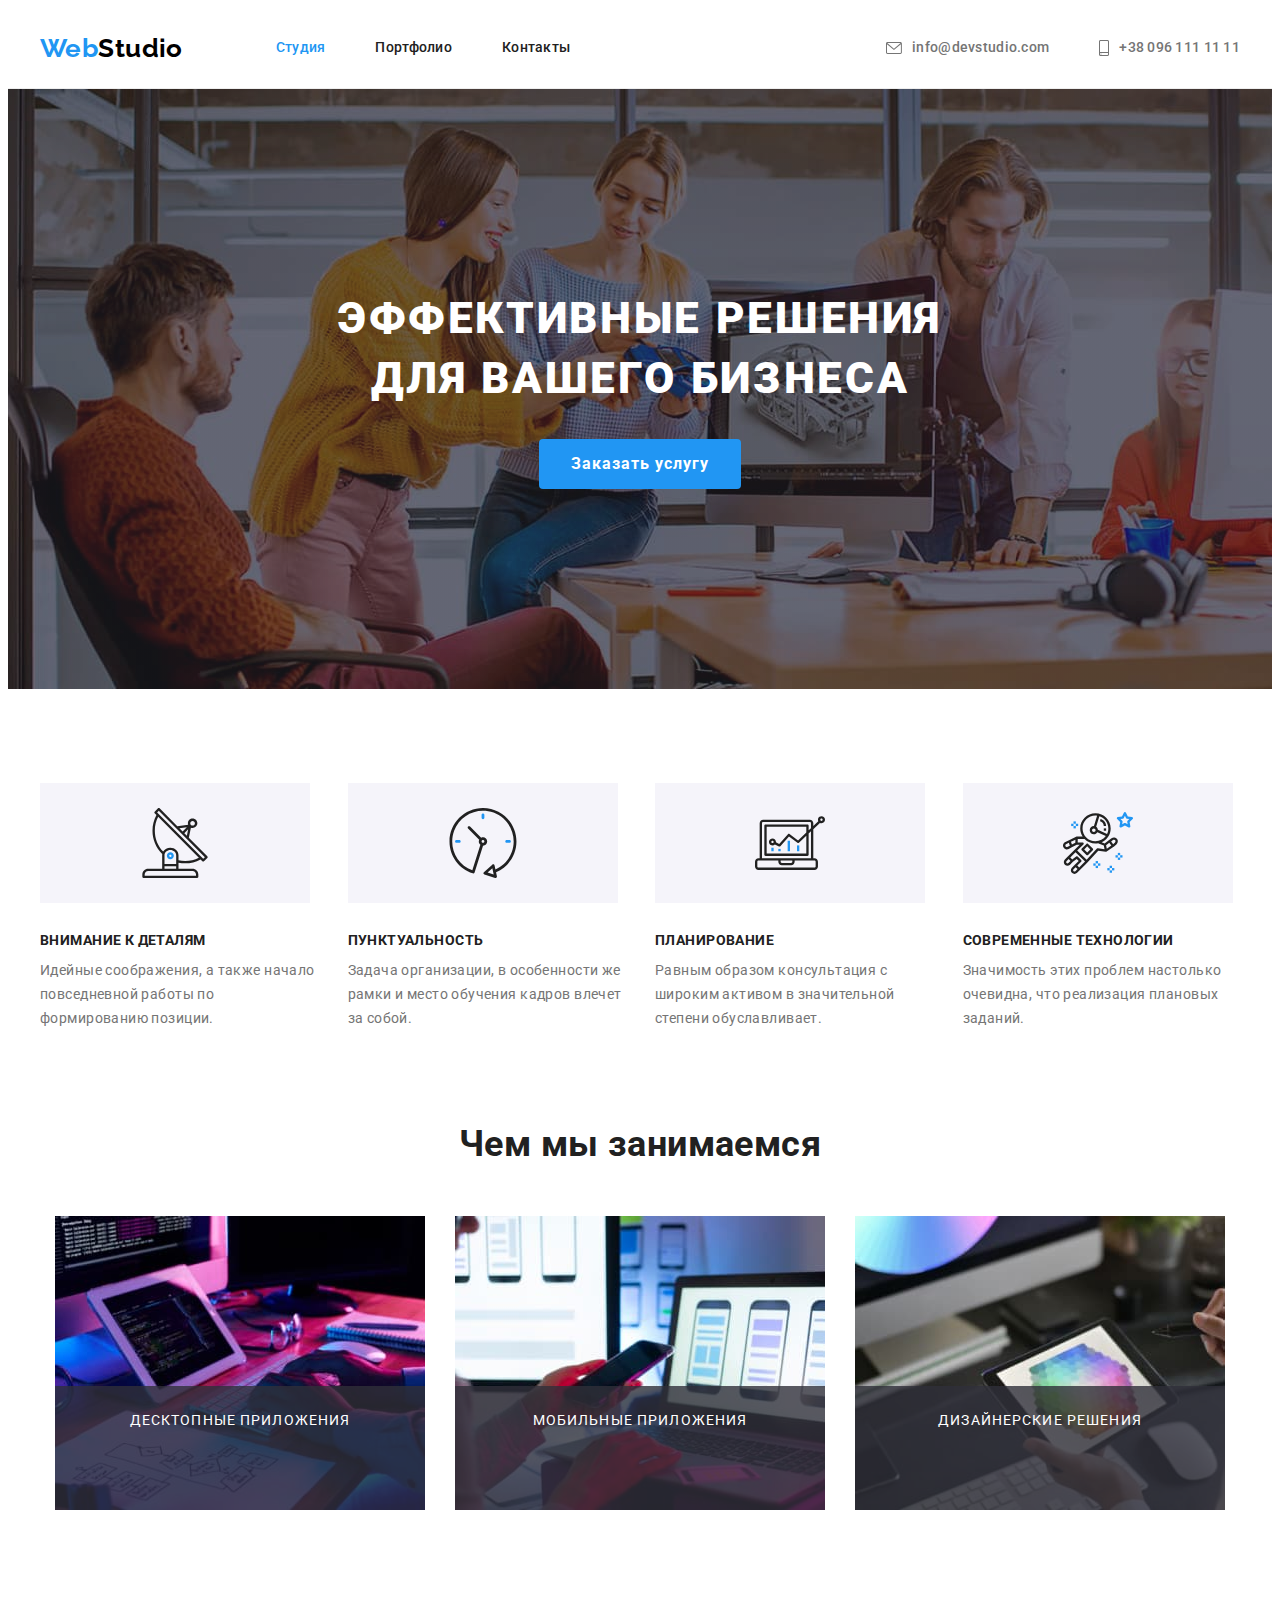
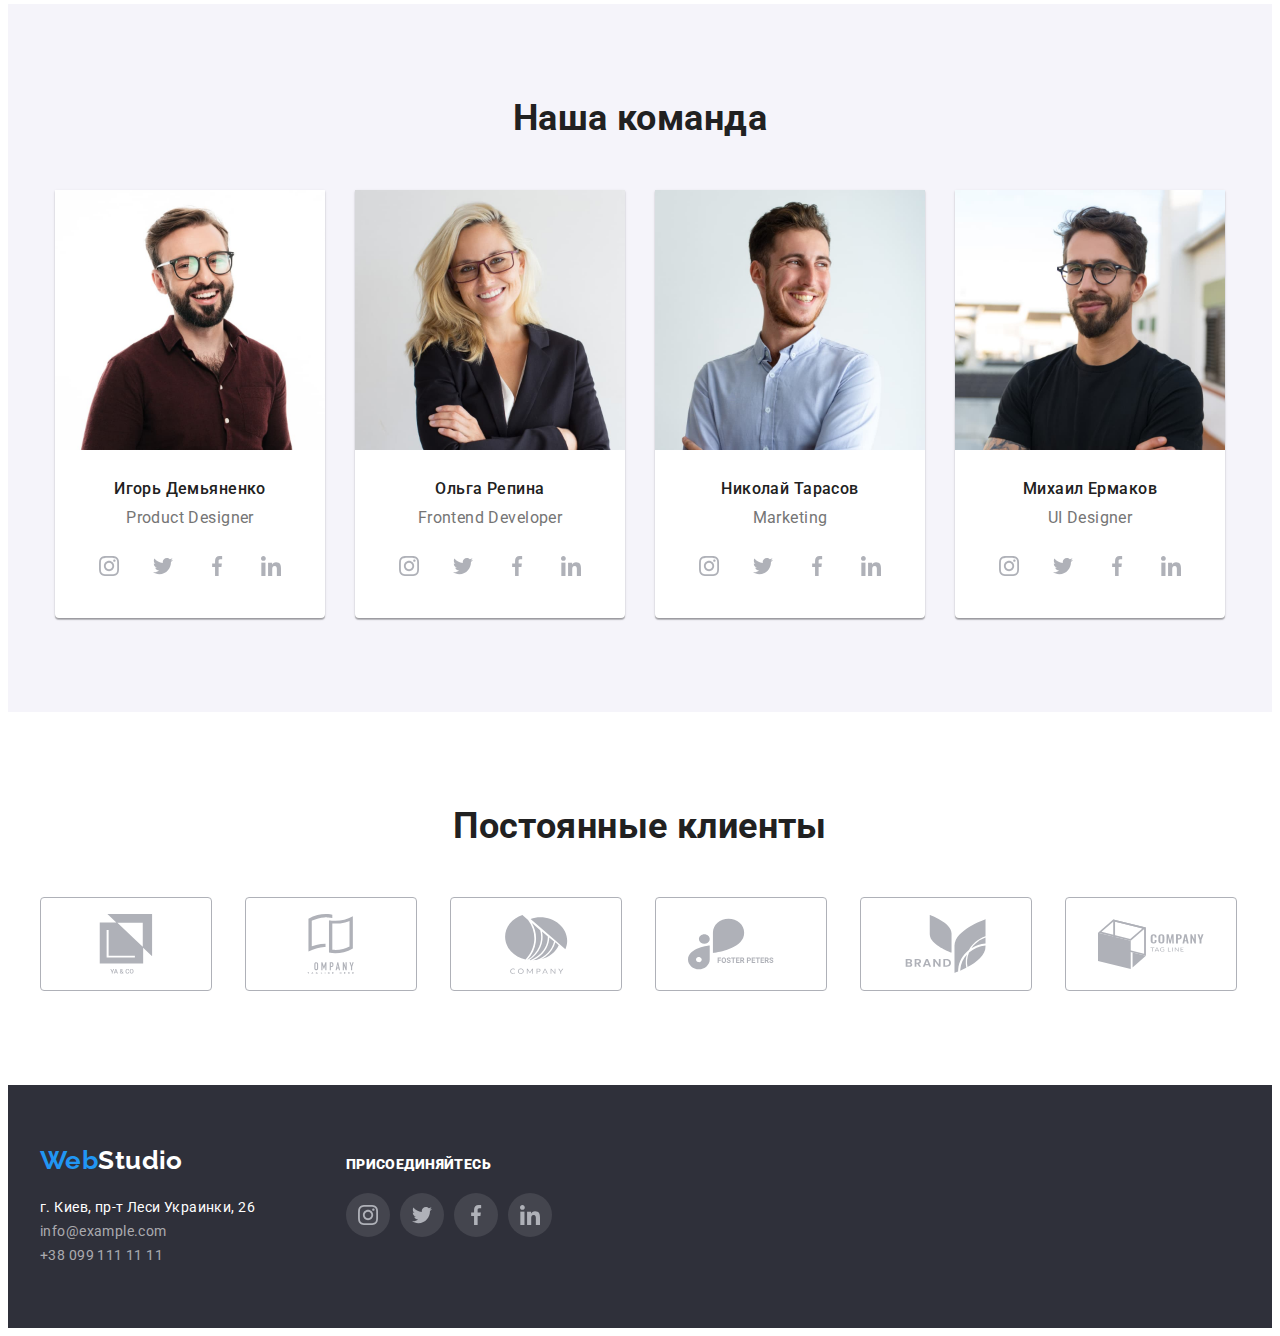
<file: index.html>
<!DOCTYPE html>
<html lang="en">
<head>
    <meta charset="UTF-8">
    <meta http-equiv="X-UA-Compatible" content="IE=edge">
    <meta name="viewport" content="width=device-width, initial-scale=1.0">
    <title>Document</title>
    <link rel="preconnect" href="https://fonts.gstatic.com">
    <link rel="preconnect" href="https://fonts.gstatic.com">
    <link rel="preconnect" href="https://fonts.gstatic.com">
    <link rel="stylesheet" href="https://cdnjs.cloudflare.com/ajax/libs/modern-normalize/1.0.0/modern-normalize.min.css" integrity="sha512-ISS7cAi1PEhQ8jnbJpJZMd29NlhNj4AWYyLOSp2CE/CsHxTCu+r+t0D2yoJudVrd0/8fTVPUVDzY5Tvli75u/g==" crossorigin="anonymous" />
    <link href="https://fonts.googleapis.com/css2?family=Raleway:wght@700&family=Roboto:wght@400;500;700;900&display=swap" rel="stylesheet">
    <link rel="stylesheet" href="./css/styles.css" />
</head>
<body>

             <!-- шапка -->

 <header class="page-header">
     <div class="container header-container">
     <nav class="navigation">
     <a href="./index.html" class="logo text">
        <span>Web</span>Studio
     </a>
     <ul class="site-nav list">
        <li class="item"><a href="" class="link active">Студия</a></li>
        <li class="item"><a href="./portfolio.html" class="link">Портфолио</a></li>
        <li class="item"><a href="" class="link">Контакты</a></li>
     </ul>
    </nav>
     <ul class="contacts-nav list">
         <li class="item-contact"><a href="mailto:info@devstudio.com"  class="link">
            <svg class="contacts-icon">
                <use href="./image/sprite.svg#icon-envelope"></use>
            </svg>info@devstudio.com </a>
        </li>
         <li class="item-contact"><a href="tel:+380961111111"  class="link">
            <svg class="phone-icon">
                <use href="./image/sprite.svg#icon-smartphone"></use>
            </svg>+38 096 111 11 11</a></li>
     </ul>
    </div>
    
 </header> 
           <!-- герой -->
 <main>

     <section class="hero">
         <div class="container">
         <h1 class="hero-title">Эффективные решения для вашего бизнеса</h1>
         <button type="button" class="hero-button" data-modal-open> Заказать услугу</button>
        </div>
     </section>
           <!-- столбцы списка -->
         
 <section class="feature">
    
    <div class="container">
        
        <h2 hidden> профессиональные качества</h2>
 <ul class="feature-list">
     <li class="items">
         <div class="feature-svg">
         <svg class="feature-icon">
             <use href="./image/sprite.svg#icon-antenna"></use>
           </svg>
        </div>
         <h3 class="section-title">Внимание к деталям</h3>
         <p> 
            Идейные соображения, а также начало повседневной работы по формированию позиции.
         </p>
     
        </li>
    
    
       <li class="items">
        <div class="feature-svg">
            <svg class="feature-icon">
                <use href="./image/sprite.svg#icon-clock"></use>
              </svg>
           </div>
           <h3 class="section-title">Пунктуальность</h3>
           <p>
               Задача организации, в особенности же рамки и место обучения кадров влечет за собой.
           </p>
       </li>
   
   
    <li class="items">
        <div class="feature-svg">
            <svg class="feature-icon">
                <use href="./image/sprite.svg#icon-diagram"></use>
              </svg>
           </div>
        <h3 class="section-title">Планирование</h3>
        <p>
            Равным образом консультация с широким активом в значительной степени обуславливает.
        </p>
    
       </li>
   
   
    <li class="items">
        <div class="feature-svg">
            <svg class="feature-icon">
                <use href="./image/sprite.svg#icon-astronaut"></use>
              </svg>
           </div>
        <h3 class="section-title">Современные технологии</h3>
        <p>
            Значимость этих проблем настолько очевидна, что реализация плановых заданий.
        </p>
    
       </li>
   </ul>
    </div>
</section>

            <!-- чем мы занимаемся -->

<section class="section-work">
    <div class="container"> 
    <h2 class="section-title">Чем мы занимаемся</h2>

    <ul class="work-photo">
        <li class="photo">
          <div class="overlay-section-work">
    <img src="./image/img.1jpg.jpg" alt=""width="370"/>
    <p class="overlay-work">Десктопные приложения</p></div>
         </li>
        <li class="photo">
          <div class="overlay-section-work">
            <img src="./image/img2.jpg" alt=""width="370"/>
            <p class="overlay-work">Мобильные приложения</p></div>
        </li>
        <li class="photo">
          <div class="overlay-section-work">
            <img src="./image/img3.jpg" alt=""width="370"/>
            <p class="overlay-work">Дизайнерские решения</p></div>
        </li>
    </ul>
</div>
</section>

            <!-- наша команда -->

<section class="section-team">
    <div class="container">
    <h2 class="section-title">Наша команда</h2>
    <ul class="team-members">
        <li class="members-name">
            <img src="./image/img4.jpg" alt="" width="270"/>
            <div class="employee">
            <h3 class="section-title">Игорь Демьяненко</h3>
            <p>Product Designer</p>
            <ul class="social-list">
              <li class="social-list-item">
                <a href="" class="social-list-link">
                <svg class="social-list-icon">
                  <use href="./image/sprite.svg#icon-instagram"></use>
                </svg>
            </a>
              </li>
              <li class="social-list-item">
                <a href="" class="social-list-link">
                <svg class="social-list-icon">
                  <use href="./image/sprite.svg#icon-twitter"></use>
                </svg>
            </a>
              </li>
              <li class="social-list-item">
                <a href="" class="social-list-link">
                <svg class="social-list-icon">
                  <use href="./image/sprite.svg#icon-facebook"></use>
                </svg>
            </a>
              </li>
              <li class="social-list-item">
                <a href="" class="social-list-link">
                <svg class="social-list-icon">
                  <use href="./image/sprite.svg#icon-linkedin"></use>
                </svg>
            </a>
              </li>

            </ul>
        </div>
        </li>
        
        <li class="members-name">
            <img src="./image/img5.jpg" alt="" width="270"/>
            <div class="employee">
        <h3 class="section-title">Ольга Репина</h3>
        <p>Frontend Developer</p>
        <ul class="social-list">
            <li class="social-list-item">
              <a href="" class="social-list-link">
              <svg class="social-list-icon">
                <use href="./image/sprite.svg#icon-instagram"></use>
              </svg>
          </a>
            </li>
            <li class="social-list-item">
              <a href="" class="social-list-link">
              <svg class="social-list-icon">
                <use href="./image/sprite.svg#icon-twitter"></use>
              </svg>
          </a>
            </li>
            <li class="social-list-item">
              <a href="" class="social-list-link">
              <svg class="social-list-icon">
                <use href="./image/sprite.svg#icon-facebook"></use>
              </svg>
          </a>
            </li>
            <li class="social-list-item">
              <a href="" class="social-list-link">
              <svg class="social-list-icon">
                <use href="./image/sprite.svg#icon-linkedin"></use>
              </svg>
          </a>
            </li>

          </ul>
        </div>
    </li>
    <li class="members-name">

            <img src="./image/img6.jpg" alt="" width="270"/>
            <div class="employee">
            <h3 class="section-title">Николай Тарасов</h3>
            <p>Marketing</p>
            <ul class="social-list">
                <li class="social-list-item">
                  <a href="" class="social-list-link">
                  <svg class="social-list-icon">
                    <use href="./image/sprite.svg#icon-instagram"></use>
                  </svg>
              </a>
                </li>
                <li class="social-list-item">
                  <a href="" class="social-list-link">
                  <svg class="social-list-icon">
                    <use href="./image/sprite.svg#icon-twitter"></use>
                  </svg>
              </a>
                </li>
                <li class="social-list-item">
                  <a href="" class="social-list-link">
                  <svg class="social-list-icon">
                    <use href="./image/sprite.svg#icon-facebook"></use>
                  </svg>
              </a>
                </li>
                <li class="social-list-item">
                  <a href="" class="social-list-link">
                  <svg class="social-list-icon">
                    <use href="./image/sprite.svg#icon-linkedin"></use>
                  </svg>
              </a>
                </li>
  
              </ul>
</div>
        </li>
        
        <li class="members-name">
            <img src="./image/img7.jpg" alt="" width="270"/>
            <div class="employee">
            <h3 class="section-title">Михаил Ермаков</h3>
            <p>UI Designer</p>
            <ul class="social-list">
                <li class="social-list-item">
                  <a href="" class="social-list-link">
                  <svg class="social-list-icon">
                    <use href="./image/sprite.svg#icon-instagram"></use>
                  </svg>
              </a>
                </li>
                <li class="social-list-item">
                  <a href="" class="social-list-link">
                  <svg class="social-list-icon">
                    <use href="./image/sprite.svg#icon-twitter"></use>
                  </svg>
              </a>
                </li>
                <li class="social-list-item">
                  <a href="" class="social-list-link">
                  <svg class="social-list-icon">
                    <use href="./image/sprite.svg#icon-facebook"></use>
                  </svg>
              </a>
                </li>
                <li class="social-list-item">
                  <a href="" class="social-list-link">
                  <svg class="social-list-icon">
                    <use href="./image/sprite.svg#icon-linkedin"></use>
                  </svg>
              </a>
                </li>
  
              </ul>
            </div>
        </li>
      </ul>
    </div>
  </section>

  <!-- клиенты -->

  <section class="clients">
<div class="container">
<h2 class="section-title">Постоянные клиенты</h2>
<ul class="clients-list">
    <li class="clients-list-item">
        <a class="client-link" href="">
        <svg class="clients-icon">
            
          <use href="./image/sprite.svg#icon-group"></use>
        </svg>
    </a>
      </li>
      <li class="clients-list-item">
        <a class="client-link" href="">
        <svg class="clients-icon">
          <use href="./image/sprite.svg#icon-group1"></use>
        </svg>
    </a>
      </li>
      <li class="clients-list-item">
        <a class="client-link" href="">
        <svg class="clients-icon">
            
          <use href="./image/sprite.svg#icon-group2"></use>
        </svg>
    </a>
      </li>
      <li class="clients-list-item">
        <a class="client-link" href="">
        <svg class="clients-icon">
            
          <use href="./image/sprite.svg#icon-group3"></use>
        </svg>
    </a>
      </li>
      <li class="clients-list-item">
        <a class="client-link" href="">
        <svg class="clients-icon">
            
          <use href="./image/sprite.svg#icon-group4"></use>
        </svg>
    </a>
      </li>
      <li class="clients-list-item">
        <a class="client-link" href="">
        <svg class="clients-icon">
            
          <use href="./image/sprite.svg#icon-group5"></use>
        </svg>
    </a>
      </li>
</ul>
</div>
  </section>

</main>

              <!-- футер -->


<footer class="footer">
    <div class="container">
        <div class="footer-address">
    <a href="./index.html" class="logo text">
        <span>Web</span>Studio
     </a>
    <address>
        <p>г. Киев, пр-т Леси Украинки, 26</p>
        <ul>
            <li class="address-link"><a href="mailto:info@example.com" class="address text">info@example.com</a></li>
            <li class="address-link"><a href="tel:+380991111111" class="address text">+38 099 111 11 11</a></li>
        </ul>
        </address>
    
    </div>

    <div class="footer-social">
        <p class="social-head"><b>присоединяйтесь</b></p>
        <ul class="footer-social-list">
            <li class="footer-social-item">
              <a href="https://www.instagram.com/" class="footer-list-link" 
              target="_blank"
              rel="noreferrer noopener">
              <svg class="social-list-icon">
                <use href="./image/sprite.svg#icon-instagram"></use>
              </svg>
          </a>
            </li>
            <li class="footer-social-item">
                <a href="https://www.twitter.com/" class="footer-list-link" target="_blank"
                rel="noreferrer noopener">
                <svg class="social-list-icon">
                  <use href="./image/sprite.svg#icon-twitter"></use>
                </svg>
            </a>
              </li>
              <li class="footer-social-item">
                <a href="https://www.facebook.com/" class="footer-list-link"
                target="_blank"
              rel="noreferrer noopener">
                <svg class="social-list-icon">
                  <use href="./image/sprite.svg#icon-facebook"></use>
                </svg>
            </a>
              </li>
              <li class="footer-social-item">
                <a href="https://www.linkedin.com/" class="footer-list-link" 
                target="_blank"
              rel="noreferrer noopener">
                <svg class="social-list-icon">
                  <use href="./image/sprite.svg#icon-linkedin"></use>
                </svg>
            </a>
              </li>
        </ul>
    </div>
    </div>
</footer>
   <div class="backdrop is-hidden" data-modal>
<div class="modal">
  <button type="button" class="modal-close" data-modal-close>
    <svg class="close-icon">
      <use href="./image/sprite.svg#icon-close-black-18dp-2-1">

      </use>
    </svg>
  </button>
</div>
   </div>

   <script src="./js/modal.js"></script>
</body>
</html>
</file>
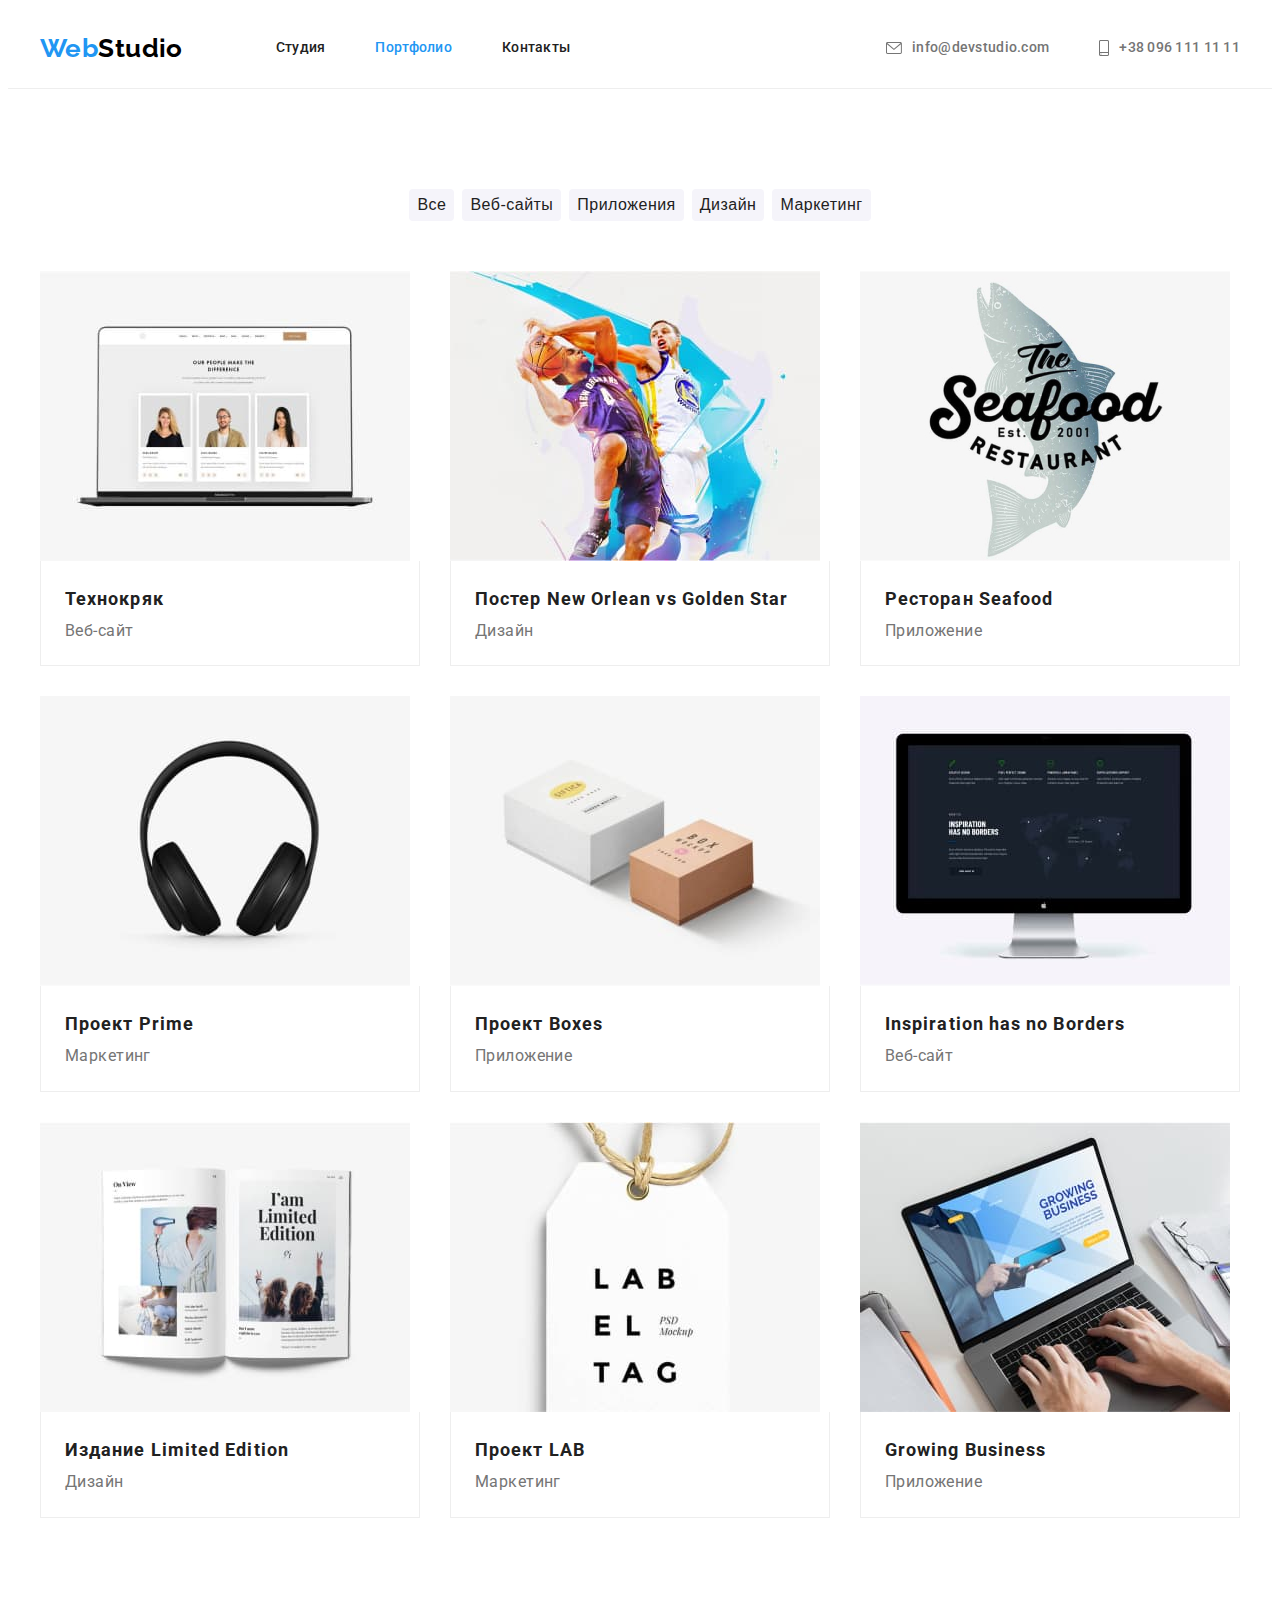
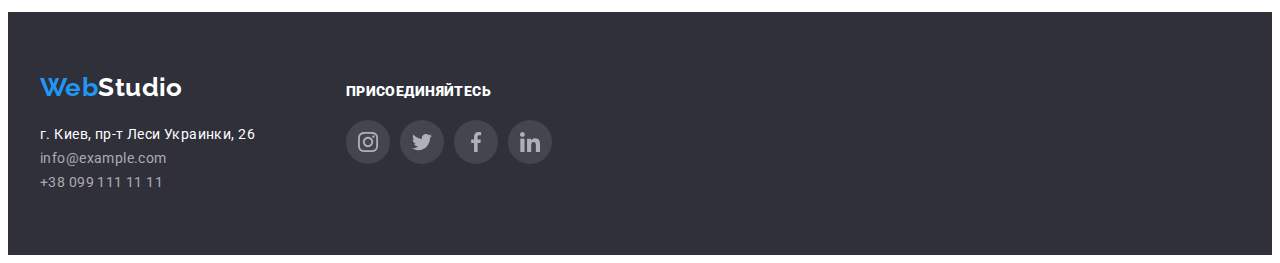
<file: portfolio.html>
<!DOCTYPE html>
<html lang="en">
<head>
    <meta charset="UTF-8">
    <meta http-equiv="X-UA-Compatible" content="IE=edge">
    <meta name="viewport" content="width=device-width, initial-scale=1.0">
    <title>Document</title>
    <link rel="preconnect" href="https://fonts.gstatic.com">
    <link rel="preconnect" href="https://fonts.gstatic.com">
    <link rel="preconnect" href="https://fonts.gstatic.com">
    <link rel="stylesheet" href="https://cdnjs.cloudflare.com/ajax/libs/modern-normalize/1.0.0/modern-normalize.min.css" integrity="sha512-ISS7cAi1PEhQ8jnbJpJZMd29NlhNj4AWYyLOSp2CE/CsHxTCu+r+t0D2yoJudVrd0/8fTVPUVDzY5Tvli75u/g==" crossorigin="anonymous" />
    <link href="https://fonts.googleapis.com/css2?family=Raleway:wght@700&family=Roboto:wght@400;500;700;900&display=swap" rel="stylesheet">
    <link rel="stylesheet" href="./css/styles.css" />
</head>

<body>
             <!-- шапка -->

             <header class="page-header">
                <div class="container header-container">
                <nav class="navigation">
                <a href="./index.html" class="logo text">
                   <span>Web</span>Studio
                </a>
                <ul class="site-nav list">
           <li class="item"><a href="./index.html" class="link">Студия</a></li>
           <li class="item"><a href="./portfolio.html" class="link active">Портфолио</a></li>
           <li class="item"><a href="" class="link">Контакты</a></li>
        </ul>
    </nav>
    <ul class="contacts-nav list">
        <li class="item-contact"><a href="mailto:info@devstudio.com"  class="link">
           <svg class="contacts-icon">
               <use href="./image/sprite.svg#icon-envelope"></use>
           </svg>info@devstudio.com </a>
       </li>
        <li class="item-contact"><a href="tel:+380961111111"  class="link">
           <svg class="phone-icon">
               <use href="./image/sprite.svg#icon-smartphone"></use>
           </svg>+38 096 111 11 11</a></li>
    </ul>
   </div>
   
</header> 
 
 <main>
     
              <!-- кнопки -->
              <div class="container">
     <section class="portfolio-section">
         <h1 hidden> portfolio</h1>
         
         <ul class="filters-button">
             <li class="portfolio-button">
         <button type="button" class="button">Все</button>
        </li>

        <li class="portfolio-button">
            <button type="button" class="button">Веб-сайты</button>
            </li>
            <li class="portfolio-button">
                <button type="button" class="button">Приложения</button>
                
                </li>
                <li class="portfolio-button">
                    <button type="button" class="button">Дизайн</button>
                    
                    </li>
                    <li class="portfolio-button">
                        <button type="button" class="button">Маркетинг</button>
                        
                        </li>
        </ul>

              <!-- картинки -->
     
    <ul class="portfolio">
        
        <li class="portfolio-item">
            <a href="site" class="portfolio-card-link">
                <div class="portfolio-img-wrapper">
                <img src="./image/img8.jpg" alt="" width="370"/>
            
                <p class="overlay">Технокряк это современная площадка распространения коронавируса. Компании используют эту платформу для цифрового шпионажа и атак на защищённые сервера конкурентов.</p>

                 </div>
                <div class="card-description">
              <h2 class="section-title">Технокряк</h2>
            <p>Веб-сайт</p>
        </div>
    </a>
 </li>
    

        <li class="portfolio-item">
          <a href="site" class="portfolio-card-link">
            <div class="portfolio-img-wrapper">
              <img src="./image/img9.jpg" alt="" width="370"/>
               <p class="overlay">Технокряк это современная площадка распространения коронавируса. Компании используют эту платформу для цифрового шпионажа и атак на защищённые сервера конкурентов.</p>
              </div>
             <div class="card-description">
           <h2 class="section-title">Постер New Orlean vs Golden Star</h2>
          <p>Дизайн</p>
        </div>
      </a>
    </li>


    <li class="portfolio-item">
        <a href="site" class="portfolio-card-link">
          <div class="portfolio-img-wrapper">
            <img src="./image/img10.jpg" alt="" width="370"/>
             <p class="overlay">Технокряк это современная площадка распространения коронавируса. Компании используют эту платформу для цифрового шпионажа и атак на защищённые сервера конкурентов.</p>
              </div>
             <div class="card-description">
             <h2 class="section-title">Ресторан Seafood</h2>
            <p>Приложение</p>
            </div>
        </a>
     </li>


        <li class="portfolio-item">
            <a href="site" class="portfolio-card-link">
              <div class="portfolio-img-wrapper">
                 <img src="./image/img11.jpg" alt="" width="370"/> 
                 <p class="overlay">Технокряк это современная площадка распространения коронавируса. Компании используют эту платформу для цифрового шпионажа и атак на защищённые сервера конкурентов.</p>
                </div>
             <div class="card-description">
            <h2 class="section-title">Проект Prime</h2>
            <p>Маркетинг</p>
          </div>
         </a>
        </li>
        
        
        <li class="portfolio-item">
            <a href="site" class="portfolio-card-link">
              <div class="portfolio-img-wrapper">
                 <img src="./image/img12.jpg" alt="" width="370"/>
                 <p class="overlay">Технокряк это современная площадка распространения коронавируса. Компании используют эту платформу для цифрового шпионажа и атак на защищённые сервера конкурентов.</p>
                </div>
              <div class="card-description">
            <h2 class="section-title">Проект Boxes</h2>
          <p>Приложение</p>
        </div>
       </a>
    </li>
    
    
        <li class="portfolio-item">
           <a href="site" class="portfolio-card-link">
              <div class="portfolio-img-wrapper">
                <img src="./image/img13.jpg" alt="" width="370"/>
                 <p class="overlay">Технокряк это современная площадка распространения коронавируса. Компании используют эту платформу для цифрового шпионажа и атак на защищённые сервера конкурентов.</p>
                </div>
              <div class="card-description">
            <h2 class="section-title">Inspiration has no Borders</h2>
           <p>Веб-сайт</p>
          </div>
         </a>
        </li>
    
    
        <li class="portfolio-item">
            <a href="site" class="portfolio-card-link">
              <div class="portfolio-img-wrapper">
                <img src="./image/img14.jpg" alt="" width="370"/>
                  <p class="overlay">Технокряк это современная площадка распространения коронавируса. Компании используют эту платформу для цифрового шпионажа и атак на защищённые сервера конкурентов.</p>
                </div>
               <div class="card-description">
              <h2 class="section-title">Издание Limited Edition</h2>
            <p>Дизайн</p>
          </div>
         </a>
        </li>
    
    
        <li class="portfolio-item">
            <a href="site" class="portfolio-card-link">
              <div class="portfolio-img-wrapper">
                <img src="./image/img15.jpg" alt="" width="370"/>
               <p class="overlay">Технокряк это современная площадка распространения коронавируса. Компании используют эту платформу для цифрового шпионажа и атак на защищённые сервера конкурентов.</p>
              </div>
             <div class="card-description">
            <h2 class="section-title">Проект LAB</h2>
         <p>Маркетинг</p>
       </div>
      </a>
    </li>
    
    
        <li class="portfolio-item">
            <a href="site" class="portfolio-card-link">
              <div class="portfolio-img-wrapper">
                <img src="./image/img16.jpg" alt="" width="370"/>
                <p class="overlay">Технокряк это современная площадка распространения коронавируса. Компании используют эту платформу для цифрового шпионажа и атак на защищённые сервера конкурентов.</p>
              </div>
             <div class="card-description">
            <h2 class="section-title">Growing Business</h2>
          <p>Приложение</p>
         </div>
        </a>
    </li>
    
    </ul>


</div>
</section>
</main>

             <!-- футер -->

             <footer class="footer">
                <div class="container">
                    <div class="footer-address">
                <a href="./index.html" class="logo text">
                    <span>Web</span>Studio
                 </a>
                <address>
                    <p>г. Киев, пр-т Леси Украинки, 26</p>
                    <ul>
                        <li class="address-link"><a href="mailto:info@example.com" class="address text">info@example.com</a></li>
                        <li class="address-link"><a href="tel:+380991111111" class="address text">+38 099 111 11 11</a></li>
                    </ul>
                    </address>
                
                </div>
            
                <div class="footer-social">
                    <p class="social-head"><b>присоединяйтесь</b></p>
                    <ul class="footer-social-list">
                        <li class="footer-social-item">
                          <a href="https://www.instagram.com/" class="footer-list-link" 
                          target="_blank"
                          rel="noreferrer noopener">
                          <svg class="social-list-icon">
                            <use href="./image/sprite.svg#icon-instagram"></use>
                          </svg>
                      </a>
                        </li>
                        <li class="footer-social-item">
                            <a href="https://www.twitter.com/" class="footer-list-link" target="_blank"
                            rel="noreferrer noopener">
                            <svg class="social-list-icon">
                              <use href="./image/sprite.svg#icon-twitter"></use>
                            </svg>
                        </a>
                          </li>
                          <li class="footer-social-item">
                            <a href="https://www.facebook.com/" class="footer-list-link"
                            target="_blank"
                          rel="noreferrer noopener">
                            <svg class="social-list-icon">
                              <use href="./image/sprite.svg#icon-facebook"></use>
                            </svg>
                        </a>
                          </li>
                          <li class="footer-social-item">
                            <a href="https://www.linkedin.com/" class="footer-list-link" 
                            target="_blank"
                          rel="noreferrer noopener">
                            <svg class="social-list-icon">
                              <use href="./image/sprite.svg#icon-linkedin"></use>
                            </svg>
                        </a>
                          </li>
                    </ul>
                </div>
                </div>
            </footer>
               
            </body>
            </html>
</file>
<file: css/styles.css>
/* css index.html */
/* белый background: #FFFFFF; */
/* вторичный цвет фона #F5F4FA; */
/* акцент  #2196F3; */
/* основной цвет текста серый #757575; */
/* вторичный текст #212121; */
:root {
    --fon-gr:#AFB1B8;
    --primary-text-color:#757575;
    --accent-color:#2196F3;
    --secondary-text-color:#212121;
    --black-color-text:#000000;
    --white: #FFFFFF;
    --white-secondary: rgba(255, 255, 255, 0.6);
    --secodary-accent: #188CE8;
    --dark-background-color:#2F303A;
    --secondary-background: #F5F4FA;
    }
    h1,
h2,
h3,
h4,
h5,
h6,
p {
    margin-top: 0;
    margin-bottom: 0;
}
ul,
ol {
    margin-top: 0;
    margin-bottom: 0;
    padding-left: 0;
}
img {
    display: block;
}


ul {
    list-style: none;
    
}

.text {
    text-decoration: none;
}
.container {
    width: 1200px;
    padding-left: 15px;
    padding-right: 15px;
    margin: auto;
}
body { 
background-color: var(--white);
color: var(--primary-text-color);
font-family: Roboto,sans-serif;
font-weight: 400;
font-size: 14px;
line-height: 1.7;
letter-spacing: 0.03em; }





/* logo */
.page-header {

    border-bottom: 1px solid #EEEEEE;
    border-top: 0;
}
.logo {
    display: inline-block;
  
    margin-right: 93px;


color: var(--black-color-text);
    font-family: Raleway;
    font-weight: 700;
    font-size: 26px;
    line-height: 1.19;
}

span {
    color: var(--accent-color);
}

 
.header-container {
    display: flex;
    align-items: center;

}

.navigation {
    display: flex;
    align-items: center;
}
.site-nav {
    display: flex;
    align-items: center;
}
.item:not(:last-child) {
margin-right: 50px;
}

 .site-nav a { 
    display: block;
    padding-top: 32px;
    padding-bottom: 32px;

}
.site-nav a {
    color: var(--secondary-text-color);
    font-weight: 500;   
font-size: 14px;
line-height: 1.14;
letter-spacing: 0.02em;
text-decoration: none;
transition: color 250ms cubic-bezier(0.4, 0, 0.2, 1);
}
.site-nav .active {
    color: var(--accent-color);
}

.site-nav a:hover, .site-nav a:focus {
 color: var(--accent-color);   
}
.contacts-nav { 
    display: flex;
    margin-left: auto;
}

.item .link {
    position: relative;
}
.item .link:hover::after {
    display: block;
    position: absolute;
    content: "";
    width: 100%;
    height: 4px;
    border-radius: 2px;
    margin-top: 28px;
    background-color: var(--accent-color);
    

}
.item-contact:not(:last-child) {
    margin-right: 50px;
}
  

.contacts-nav .link {
    display: flex;
    align-items: center;
    color: var(--primary-text-color) ;
    font-weight: 500;
font-size: 14px;
line-height: 1.14;
letter-spacing: 0.02em;
text-decoration: none;
transition: color 250ms cubic-bezier(0.4, 0, 0.2, 1);
}
.contacts-nav .link:focus, .contacts-nav .link:hover{
color: var(--accent-color) ;
}
.contacts-icon {
    width: 16px;
    height: 12px;
    margin-right: 10px;
    fill: currentColor;

}



.phone-icon {
    width: 10px;
    height: 16px;
    margin-right: 10px;
    fill: currentColor;
}

  



     /* hero */
.hero {
    background-color:  #C4C4C4;
    background-image: linear-gradient(rgba(47, 48, 58, 0.4),
    rgba(47, 48, 58, 0.4)),
     url(../image/img.head.jpg);
    background-size: cover;
    color: var(--white);
    text-align: center;
   
    padding-top: 200px;
    padding-bottom: 200px;
    
}


.hero-title {
    width: 696px;
    margin-left: auto;
    margin-right: auto;
    margin-bottom: 30px;


font-weight: 900;
font-size: 44px;
line-height: 1.36;
text-align: center;
letter-spacing: 0.06em;
text-transform: uppercase;
}
.hero-button {
display: inline-block;
min-width: 200px;
padding: 10px 32px;

    color: var(--white);
    background-color:var(--accent-color);
    font-weight: 700;
font-size: 16px;
line-height: 1.9;
align-items: center;
text-align: center;
letter-spacing: 0.06em;
font-family: inherit;
border: none;
border-radius: 4px;
cursor: pointer;
transition: background-color 250ms cubic-bezier(0.4, 0, 0.2, 1), color 250ms cubic-bezier(0.4, 0, 0.2, 1),
box-shadow 250ms cubic-bezier(0.4, 0, 0.2, 1);
 
}
.hero .hero-button:hover,
.hero .hero-button:focus {
    color: var(--white);
    background-color: var(--secodary-accent)
}
     /*  столбцы списка -feature */
     .feature-icon {
         width: 70px;
         height: 70px;
     }
     .feature-svg {
         display: flex;
         justify-content: center;
         align-items: center;
         width: 270px;
         height: 120px;
         background-color: var(--secondary-background);
margin-bottom: 30px;
     }
.feature {
    padding-top: 94px;
}
.feature-list {
    
    display: flex;
    justify-content: space-between;
}

.feature-list .items {
   
   
    flex-basis: calc((100% - 90px) / 4);
}
.feature-list .item:not(:last-child) {
margin-right: 30px;
}

.feature-list .section-title {
    margin-bottom: 10px;

    color: var(--secondary-text-color);
    font-weight: 700;
font-size: 14px;
line-height: 1.14;
text-transform: uppercase;
}

.section-title {
    color: var(--secondary-text-color);
}

      /* чем мы занимаемся */

      .section-work {
          padding-top: 94px;
          padding-bottom: 94px;
      }
.section-work .section-title {
    margin-bottom: 50px;
    color: var(--secondary-text-color);
    font-weight: 700;
font-size: 36px;
line-height: 1.16;
text-align: center;
}
.work-photo  {
    display: flex;
justify-content: center;

}
 .work-photo .photo:not(:last-child) {
    margin-right: 30px;
   
}



.overlay-work {

  background-color: rgba(47, 48, 58, 0.8);
  padding:  27px 0px;
  color: var(--white); 
  position: absolute;
  bottom: 0;
    left: 0;
    width: 100%;
    height: 70px;
    overflow: auto;
    font-size: 14px;
    line-height: 1.14;
    text-align: center;
    letter-spacing: 0.03cm;
    text-transform: uppercase;
    
}
.overlay-section-work {

    background-color: rgba(47, 48, 58, 0.8);
    position: relative;
    display: flex;
    align-items: center;
}

       /* наша команда*/

.section-team  {
    padding-top: 94px;
    padding-bottom: 94px;
    background-color: var(--secondary-background);
}

.section-team .section-title {
 color: var(--secondary-text-color);
font-weight: 700;
font-size: 36px;
line-height: 1.16;
text-align: center;
margin-bottom: 50px;
}
.team-members {

    display: flex;
    justify-content: center;
}

.members-name .section-title {
margin-bottom: 10px;
color: var(--secondary-text-color);   
font-weight: 500;
font-size: 16px;
line-height: 1.18;
text-align: center;
}
.members-name p {
  
font-weight: 400;
font-size: 16px;
line-height: 1.18;
text-align: center;
margin-bottom: 16px;
}

.team-members .members-name:not(:last-child) {
    margin-right: 30px;
}
.members-name {
    box-shadow: 0px 1px 3px rgba(0, 0, 0, 0.12), 0px 1px 1px rgba(0, 0, 0, 0.14), 0px 2px 1px rgba(0, 0, 0, 0.2);
    border-radius: 0px 0px 4px 4px;
    background-color: var(--white);
}
.employee {
    padding-left: 32px;
    padding-right: 32px;
    padding-top: 30px;
    padding-bottom: 30px;
}
.social-list-icon {
    width: 20px;
    height: 20px;
    fill: var(--fon-gr);
    transition: fill 250ms cubic-bezier(0.4, 0, 0.2, 1);
}
.social-list {
    display: flex;
    justify-content: space-between;
     
}
.social-list-link {
    display: flex;
    justify-content: center;
    align-items: center;
    width: 44px;
    height: 44px;
    background-color: #FFFFFF;
    border-radius: 50%;
    transition: background-color 250ms cubic-bezier(0.4, 0, 0.2, 1);

}
.social-list-link:hover,
.social-list-link:focus {
    background-color: var(--accent-color);
}
.social-list-link:hover .social-list-icon,
.social-list-link:focus .social-list-icon {
 fill: var(--white) ;
}

/* клиенты */

.clients {
    padding-top: 94px;
    padding-bottom: 94px;
}

.clients .section-title {

    margin-bottom: 50px; 
    color: var(--secondary-text-color);
    font-weight: 700;
font-size: 36px;
line-height: 1.16;
text-align: center;
}



    .clients-icon {
  width: 106px;
  height: 60px;
  fill: currentColor;
    }


.clients-list-item {
    flex-basis: calc((100% - 180px) / 6);
    margin-left: 30px;
    margin-top: 30px;
}

.clients-list {
display: flex;
flex-wrap: wrap;
margin-left: -30px;
margin-top: -30px;
}
.client-link {
    
   display: flex;  
  justify-content: center; 
  align-items: center;
width: 170px;
height: 92px;
color: var(--fon-gr);
border: 1px solid var(--fon-gr);
border-radius: 4px; 
transition: border-color 250ms cubic-bezier(0.4, 0, 0.2, 1), color 250ms cubic-bezier(0.4, 0, 0.2, 1);
}

.client-link:hover,
.client-link:focus {
  border: 1px solid var(--accent-color);
  color: var(--accent-color);
}
    /* футер */

footer {
    padding-top: 60px;
    padding-bottom: 60px;
    background-color: var(--dark-background-color);
    color: var(--white);
    list-style: none;
    text-decoration: none;

 font-weight: 400;
font-size: 14px;
line-height: 1.71;
letter-spacing: 0.03em;
}
.footer .logo{
    display: block;
    margin-bottom: 20px;
    
    color: var(--white);
}
.address {
    color: rgba(255, 255, 255, 0.6);
    list-style: none;
    transition: 250ms cubic-bezier(0.4, 0, 0.2, 1);
}

.address:not(:last-child) {
margin-bottom: 9px;
}

.address:hover, .address:focus {
    color: var(--accent-color);
}
address {font-style: normal;}

.footer .container {
    display: flex;
    align-items: baseline;
}
.social-head {
    display: block;
  margin-bottom: 20px;

  font-weight: bold;
  font-size: 14px;
  line-height: 1.14;
  letter-spacing: 0.03em;
  text-transform: uppercase;
}
.footer-social {
    display: block;
    margin-left: 70px;
}

.footer-social-list {
    display: flex;
}
.footer-social-item:not(:last-child) {
    margin-right: 10px;
}
.footer-list-link {
    display: flex;
    justify-content: center;
    align-items: center;
    width: 44px;
    height: 44px;
    border-radius: 50%;
    
    background-color: rgba(255, 255, 255, 0.1);
    color: var(--white);
     transition: background-color 250ms cubic-bezier(0.4, 0, 0.2, 1); 
}
.footer-list-link:hover,
.footer-list-link:focus {
    background-color: var(--accent-color);
}
.footer-list-link:hover .social-list-icon,
.footer-list-link:focus .social-list-icon {
 fill: var(--white) ;
}

/* portfolio.html */



/* Button */
.filters-button .button {
    color:var(--secondary-text-color);
background-color: var(--secondary-background);
text-decoration: none;
font-weight: 500;
font-size: 16px;
line-height: 1.6;
text-align: center;
letter-spacing: 0.03em;
cursor: pointer;
border-radius: 4px;
border-color: transparent;
transition: background-color 250ms cubic-bezier(0.4, 0, 0.2, 1),
color 250ms cubic-bezier(0.4, 0, 0.2, 1), box-shadow 250ms cubic-bezier(0.4, 0, 0.2, 1);
}
.filters-button .button:hover,
.filters-button .button:focus {
    background-color: var(--accent-color);
    color: var(--white);
    box-shadow: 0px 3px 1px rgba(0, 0, 0, 0.1), 0px 1px 2px rgba(0, 0, 0, 0.08),
    0px 2px 2px rgba(0, 0, 0, 0.12);
}
.portfolio-section {
    padding-top: 100px;
    padding-bottom: 94px;
}
.filters-button {
    margin-bottom: 50px;
    display: flex;
    align-items: center;
     justify-content: center;
}

.portfolio-button:not(:last-child) {
     margin-right: 8px;   
    }

       /* картинки */

.portfolio {
      
    display: flex;
    flex-wrap: wrap;
margin-top: -30px; 
margin-left: -30px;
    }


.portfolio-item {
    margin-left: 30px;
    margin-top: 30px;
    flex-basis: calc((100% - 90px) / 3);
    /* transition: box-shadow 250ms cubic-bezier(0.4, 0, 0.2, 1); */
    }
      


.portfolio-item:hover {
    /* box-shadow: 0px 4px 4px rgba(0, 0, 0, 0.25); */
}


.card-description {
    padding: 20px 24px;
    border: 1px solid #EEEEEE;
    border-top: 0;
}
.card-description p {
    color: var(--primary-text-color);
}

.portfolio .section-title {

font-weight: 700;
font-size: 18px;
line-height: 2;
letter-spacing: 0.06em;

}
.portfolio p {
font-size: 16px;
line-height: 1.8;

}
.portfolio-card-link {
    text-decoration: none;
    transition: box-shadow 250ms cubic-bezier(0.4, 0, 0.2, 1);
    display: block;
}
.portfolio-card-link:hover,
.portfolio-card-link:focus {
    box-shadow: 0px 4px 4px rgba(0, 0, 0, 0.25);
}
.portfolio-card-link:hover .overlay,
.portfolio-card-link:focus .overlay {
    transform: translateY(0%);
}

.portfolio-img-wrapper {
    position: relative;
    overflow: hidden;
}

.overlay {
    color: var(--white);
    background-color: rgba(33, 150, 243, 0.9);
    padding: 63px 24px;
    position: absolute;
    top: 0;
    left: 0;
    width: 100%;
    height: 100%;
    overflow: auto;
    transform: translateY(100%);
    transition: transform 250ms cubic-bezier(0.4, 0, 0.2, 1);
    
}

            /* модельное окно */

.backdrop {
position: fixed;
top: 0;
left: 0;
width: 100vw;
height: 100vh;
background-color:rgba(47, 48, 58, 0.8);
box-shadow: 0px 4px 4px rgba(0, 0, 0, 0.25);
z-index: 100;
transition: opacity 250ms linear, visibility 250ms linear;
}

.modal {
    position: inherit;
    width: 528px;
height: 581px;
left: 50%;
top: 50%;
transform: translate(-50%, -50%);
background-color: var(--white);
box-shadow: 0px 1px 3px rgba(0, 0, 0, 0.12), 0px 1px 1px rgba(0, 0, 0, 0.14), 0px 2px 1px rgba(0, 0, 0, 0.2);
border-radius: 4px;
}

.modal-close {
    position: absolute;
    top: 8px;
    right: 8px;
    padding: 0;
    width: 30px;
    height: 30px;
    background-color: transparent;
    border: 1px solid rgba(0, 0, 0, 0.1);
    border-radius: 50%;
    cursor: pointer;
    display: flex;
    justify-content: center;
    align-items: center;
}

.is-hidden {
    opacity: 0;
    visibility: hidden;
    pointer-events: none;
}
 .close-icon {
    
    width: 18px;
    height: 18px;
    fill: currentColor;
 }
</file>
